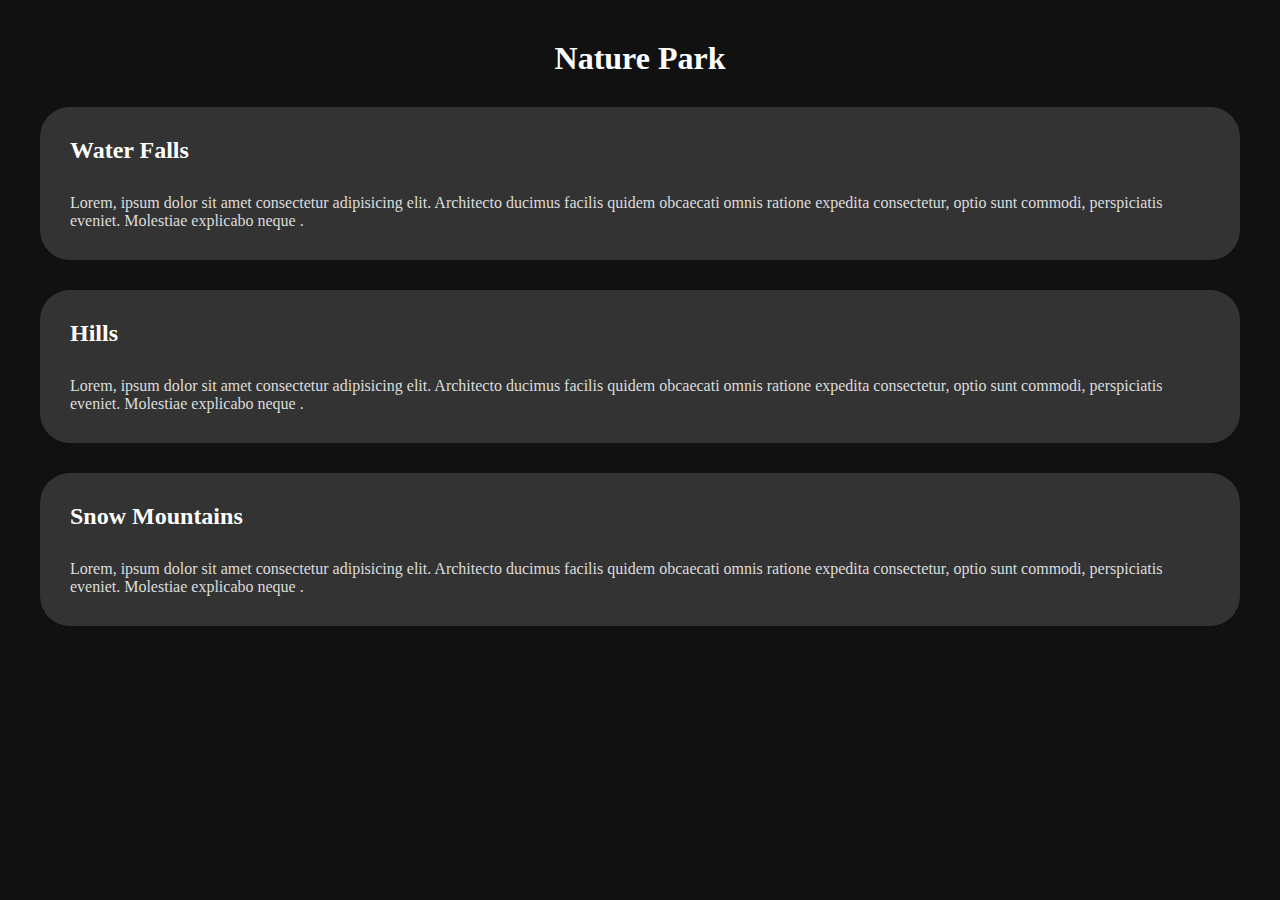
<file: dark_mode/index.html>
<!DOCTYPE html>
<html lang="en">
<head>
    <meta charset="UTF-8">
    <meta name="viewport" content="width=device-width, initial-scale=1.0">
    <title>dark_mode</title>
    <link rel="stylesheet" href="style.css">
</head>
<body class="dark">
    <div class="container ">
        <h1>Nature Park</h1>
        <div class="box">
            <h2>Water Falls</h2>
            <p>Lorem, ipsum dolor sit amet consectetur adipisicing elit. Architecto ducimus facilis quidem obcaecati omnis ratione expedita consectetur, optio sunt commodi, perspiciatis eveniet. Molestiae explicabo neque .</p>
        </div>
        <div class="box">
            <h2>Hills</h2>
            <p>Lorem, ipsum dolor sit amet consectetur adipisicing elit. Architecto ducimus facilis quidem obcaecati omnis ratione expedita consectetur, optio sunt commodi, perspiciatis eveniet. Molestiae explicabo neque .</p>
        </div>
        <div class="box">
            <h2>Snow Mountains</h2>
            <p>Lorem, ipsum dolor sit amet consectetur adipisicing elit. Architecto ducimus facilis quidem obcaecati omnis ratione expedita consectetur, optio sunt commodi, perspiciatis eveniet. Molestiae explicabo neque .</p>
        </div>
    </div>
</body>
</html>
</file>
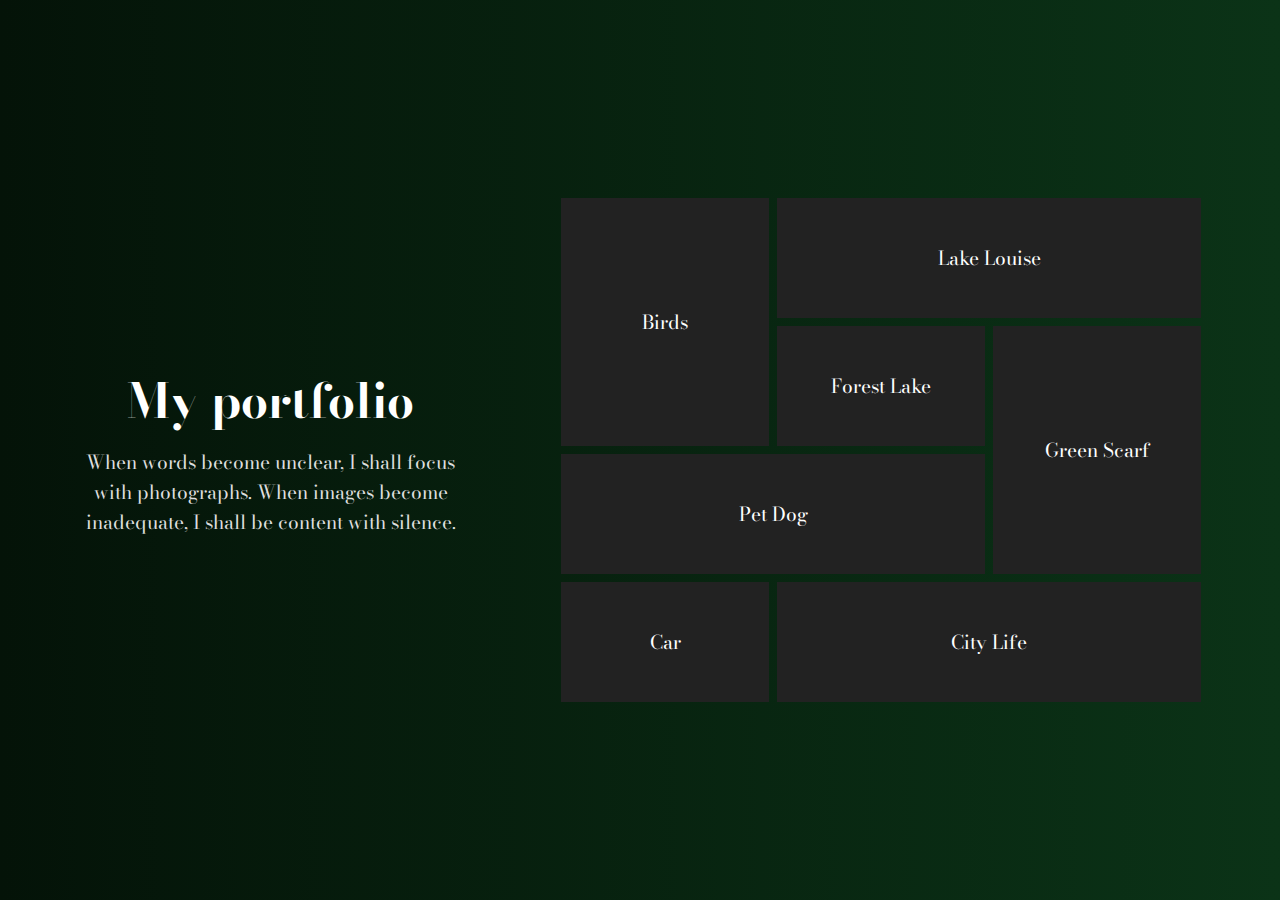
<file: grid portfolio/index.html>
<!DOCTYPE html>
<html lang="en">
<head>
    <meta charset="UTF-8">
    <meta name="viewport" content="width=device-width, initial-scale=1.0">
    <title>grid portfolio</title>
    <link rel="stylesheet" href="style.css">
</head>
<body>
    
<div class="container">
    <div class="left-text">
<h2 class="heading">My portfolio</h2>
<p class="subheading">When words become unclear, I shall focus with photographs. When images become inadequate, I shall be content with silence. </p>
    </div>
    <div class="gallery">
        <div class="box row-2" id="box-1" style="background-image: url(https://images.unsplash.com/photo-1739367156314-cdf4aa3718a5?q=80&w=1887&auto=format&fit=crop&ixlib=rb-4.0.3&ixid=M3wxMjA3fDB8MHxwaG90by1wYWdlfHx8fGVufDB8fHx8fA%3D%3D);">Birds</div>
        <div class="box col-2" style="background-image: url(https://images.unsplash.com/photo-1739323006029-2d8452a47df6?q=80&w=2070&auto=format&fit=crop&ixlib=rb-4.0.3&ixid=M3wxMjA3fDB8MHxwaG90by1wYWdlfHx8fGVufDB8fHx8fA%3D%3D);">Lake Louise</div>
        <div class="box " style="background-image: url(https://plus.unsplash.com/premium_photo-1666726721652-a15e685e48a0?q=80&w=871&auto=format&fit=crop&ixlib=rb-4.0.3&ixid=M3wxMjA3fDB8MHxwaG90by1wYWdlfHx8fGVufDB8fHx8fA%3D%3D);">Forest Lake</div>
        <div class="box row-2" style="background-image: url(https://images.unsplash.com/photo-1738739907728-a03d024ee77c?q=80&w=987&auto=format&fit=crop&ixlib=rb-4.0.3&ixid=M3wxMjA3fDB8MHxwaG90by1wYWdlfHx8fGVufDB8fHx8fA%3D%3D);">Green Scarf</div>
        <div class="box col-2" style="background-image: url(https://plus.unsplash.com/premium_photo-1739327379498-e9a3cf4bb71f?q=80&w=987&auto=format&fit=crop&ixlib=rb-4.0.3&ixid=M3wxMjA3fDB8MHxwaG90by1wYWdlfHx8fGVufDB8fHx8fA%3D%3D);">Pet Dog</div>
        <div class="box" style="background-image: url(https://images.unsplash.com/photo-1739239130013-f8d430e8a147?q=80&w=987&auto=format&fit=crop&ixlib=rb-4.0.3&ixid=M3wxMjA3fDB8MHxwaG90by1wYWdlfHx8fGVufDB8fHx8fA%3D%3D);">Car</div>
        <div class="box col-2" style="background-image: url(https://images.unsplash.com/photo-1739372682423-ffdd0b7a8a3b?w=400&auto=format&fit=crop&q=60&ixlib=rb-4.0.3&ixid=M3wxMjA3fDB8MHxmZWF0dXJlZC1waG90b3MtZmVlZHw0MHx8fGVufDB8fHx8fA%3D%3D);">City Life</div>
    </div>
</div>

</body>
</html>
</file>
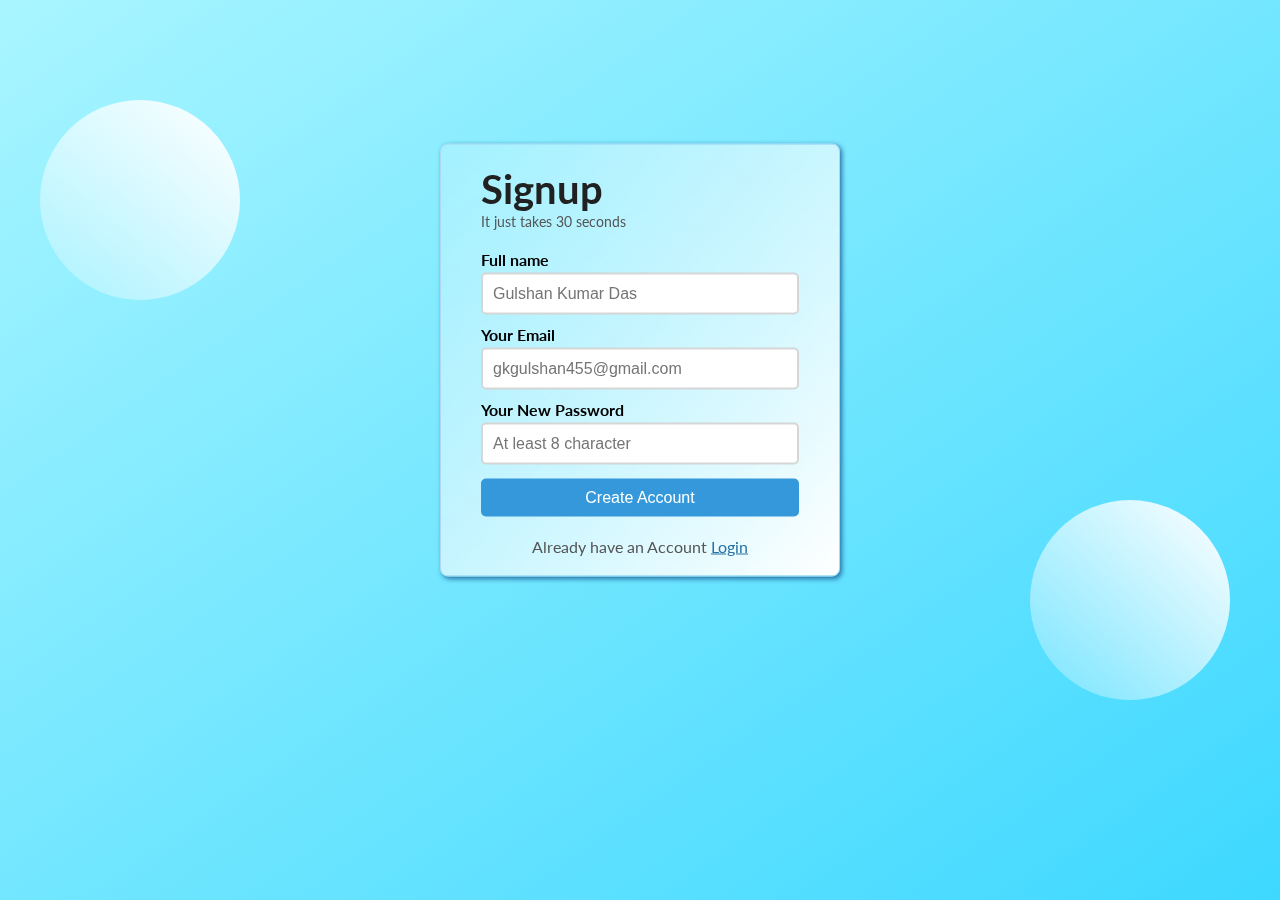
<file: login_page/index.html>
<!DOCTYPE html>
<html lang="en">
<head>
    <meta charset="UTF-8">
    <meta name="viewport" content="width=device-width, initial-scale=1.0">
    <title>SignUp Page</title>
    <link rel="stylesheet" href="styles.css">
</head>
<body>
    <div class="outer-box">
        <div class="inner-box">
            <header class="signup-header">
                <h1>Signup</h1>
                <p>It just takes 30 seconds</p>
            </header>
            <main class="signup-body">
                <form action="#">
                  <p>
                    <label for="fullname">Full name</label>
                    <input type="text" id="fullname" placeholder="Gulshan Kumar Das" required>
                  </p> 
                  <p>
                    <label for="email">Your Email</label>
                    <input type="email" id="email" placeholder="gkgulshan455@gmail.com" required>
                  </p>
                  <p>
                    <label for="password">Your New Password</label>
                    <input type="password" id="password " placeholder="At least 8 character" required>
                  </p>
                  <p>
                    
                    <input type="submit" id="submit" value="Create Account">
                  </p> 
                </form>
            </main>
            <footer class="signup-footer">
                <p>Already have an Account <a href="#">Login</a></p>
            </footer>
        </div>
        <div class="circle c1"></div>
        <div class="circle c2"></div>
    </div>
</body>
</html>
</file>
<file: dark_mode/style.css>
* {
  margin: 0;
  padding: 0;
  box-sizing: border-box;
}

:root {
  --primary-text-color: #222;
  --secondary-text-color: #444;
  --card-background-color: #fff;
  --background-color: #eee;
  --default-padding:30px;
}

.dark{
    --primary-text-color: #fff;
  --secondary-text-color: #ddd;
  --card-background-color: #333;
  --background-color: #111;
}

.container {
  min-height: 100vh;
  padding: 40px;
  background-color: var(--background-color);
}

h1 {
  text-align: center;
  color: var(--primary-text-color);
}

.box {
  padding: var(--default-padding);
  margin-block: var(--default-padding);
  border-radius: var(--default-padding);
  background-color: var(--card-background-color);
}

.box p {
  color: var(--secondary-text-color);
}

.box h2 {
  margin-bottom: var(--default-padding);
  color: var(--primary-text-color);
}
</file>
<file: grid portfolio/style.css>
@import url('https://fonts.googleapis.com/css2?family=Bodoni+Moda:ital,opsz,wght@0,6..96,400..900;1,6..96,400..900&display=swap');

*{
    margin: 0;
    padding: 0;
    box-sizing: border-box;
}

body{
    font-family: "Bodoni Moda", serif;
    font-size: 1.2rem;
}

.container{
    min-height: 100vh;
    display: flex;
    justify-content: space-evenly;
    align-items: center;
    gap: 20px;
    background: linear-gradient(to right, #041308, #0b3317);
}

.left-text{
    flex-basis: 30%;
}

.heading{
    font-size: 3rem;
    color:white;
    text-align: center;
}

.subheading{
    color:#ddd;
    margin-top: 10px;
    text-align: center;

}

.gallery{
    flex-basis: 50%;
    display: grid;
    gap: 8px;
    grid-template-columns: repeat(3,1fr);
    grid-auto-rows: 120px;
}

.box{
    background-size: cover;
    background-position: top;
    color: white;
    display: flex;
    justify-content: center;
    align-items: center;
    background-color: #222;
    background-blend-mode: hard-light;
    transition: all 1s ease-in-out;
    cursor: pointer;
}

.box:hover{
    background-color: #999;
    background-position: center;
    box-shadow: 0 0 4px #fff;
}

.row-2{
    grid-row: span 2;
}

.col-2{
    grid-column: span 2;
}
 
/* media queries for width <= 1024px*/

@media screen and (width<=1024px){
    .container{
        flex-direction: column;
        padding-block: 20px;
    }
    .gallery{
        width: 100%;
        grid-auto-rows: 220px;
    }
    .box{
        grid-row: span 1;
        grid-column: span 3;
    }
}
</file>
<file: login_page/styles.css>
@import url("https://fonts.googleapis.com/css2?family=Lato:ital,wght@0,100;0,300;0,400;0,700;0,900;1,100;1,300;1,400;1,700;1,900&display=swap");

* {
  margin: 0;
  padding: 0;
  box-sizing: border-box;
}

body {
  font-family: "Lato", serif;
}

.outer-box {
  width: 100vw;
  height: 100vh;
  background: linear-gradient(to top left, #3ed8ff, #a8f5ff);
}

.inner-box {
  width: 400px;
  margin: 0 auto;
  position: relative;
  top: 40%;
  transform: translateY(-50%);
  padding: 20px 40px;
  /* background-color: #ffffff09; */
  background: linear-gradient(to top left, #ffffffff, #ffffff33);
  backdrop-filter: blur(8px);
  border-radius: 8px;
  box-shadow: 2px 2px 5px #2773a5;
  border: 1px solid #aed7f3;
  z-index: 2;
}

.signup-header h1 {
  font-size: 2.5rem;
  color: #212121;
}

.signup-header p {
  font-size: 0.9rem;
  color: #555;
}

.signup-body {
  margin: 20px 0;
}

.signup-body p {
  margin: 10px 0;
}
.signup-body p label {
  display: block;
  font-weight: bold;
}
.signup-body p input {
  width: 100%;
  padding: 10px;
  border: 2px solid #cccc;
  border-radius: 5px;
  font-size: 1rem;
  margin-top: 4px;
}
.signup-body p input[type="submit"] {
  background-color: #3498db;
  border: none;
  color: white;
  cursor: pointer;
}
.signup-body p input[type="submit"]:hover {
  background-color: #2773a5;
}
.signup-footer p {
  color: #555;
  text-align: center;
}
.signup-footer p a {
  color: #2773a5;
}
.circle {
  width: 200px;
  height: 200px;
  border-radius: 100px;
  background: linear-gradient(to top right, #ffffff33, #ffffffff);
  position: absolute;
}
.c1 {
  top: 100px;
  left: 40px;
}
.c2 {
  bottom: 200px;
  right: 50px;
}
</file>
